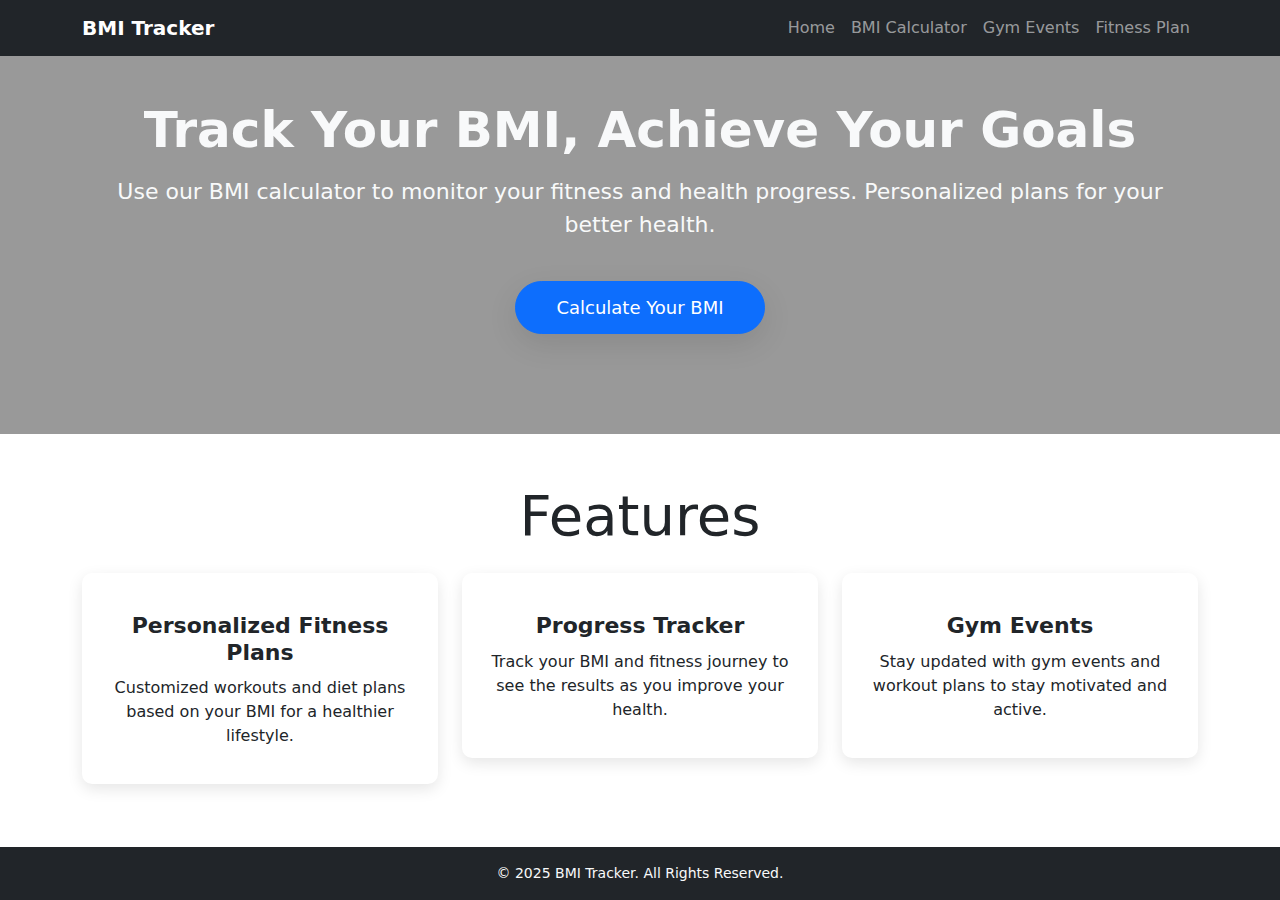
<file: index.html>
<!DOCTYPE html>
<html lang="en">
<head>
    <meta charset="UTF-8">
    <meta name="viewport" content="width=device-width, initial-scale=1.0">
    <title>Home | BMI Tracker</title>
    <link rel="stylesheet" href="style.css">
    <link href="https://fonts.googleapis.com/css2?family=Poppins:wght@300;400;600&display=swap" rel="stylesheet">
    <link rel="stylesheet" href="https://cdn.jsdelivr.net/npm/bootstrap@5.3.0/dist/css/bootstrap.min.css">
</head>
<body>

    <!-- Navbar -->
    <nav class="navbar navbar-expand-lg navbar-dark bg-dark fixed-top">
        <div class="container">
            <a class="navbar-brand" href="index.html">BMI Tracker</a>
            <button class="navbar-toggler" type="button" data-bs-toggle="collapse" data-bs-target="#navbarNav">
                <span class="navbar-toggler-icon"></span>
            </button>
            <div class="collapse navbar-collapse" id="navbarNav">
                <ul class="navbar-nav ms-auto">
                    <li class="nav-item"><a class="nav-link" href="index.html">Home</a></li>
                    <li class="nav-item"><a class="nav-link" href="bmi.html">BMI Calculator</a></li>
                    <li class="nav-item"><a class="nav-link" href="gym.html">Gym Events</a></li>
                    <li class="nav-item"><a class="nav-link" href="fitness.html">Fitness Plan</a></li>
                </ul>
            </div>
        </div>
    </nav>

    <!-- Hero Section -->
    <section id="hero" class="hero">
        <div class="container text-center text-light">
            <h1 class="display-3 animate-fade-in">Track Your BMI, Achieve Your Goals</h1>
            <p class="lead animate-slide-up">Use our BMI calculator to monitor your fitness and health progress. Personalized plans for your better health.</p>
            <a href="bmi.html" class="btn btn-primary btn-lg mt-4 animate-fade-in">Calculate Your BMI</a>
        </div>
    </section>

    <!-- Features Section -->
    <section id="features" class="features py-5">
        <div class="container text-center">
            <h2 class="display-4">Features</h2>
            <div class="row mt-4">
                <div class="col-md-4">
                    <div class="feature-box">
                        <i class="bi bi-person-circle"></i>
                        <h4>Personalized Fitness Plans</h4>
                        <p>Customized workouts and diet plans based on your BMI for a healthier lifestyle.</p>
                    </div>
                </div>
                <div class="col-md-4">
                    <div class="feature-box">
                        <i class="bi bi-graph-up-arrow"></i>
                        <h4>Progress Tracker</h4>
                        <p>Track your BMI and fitness journey to see the results as you improve your health.</p>
                    </div>
                </div>
                <div class="col-md-4">
                    <div class="feature-box">
                        <i class="bi bi-calendar-check"></i>
                        <h4>Gym Events</h4>
                        <p>Stay updated with gym events and workout plans to stay motivated and active.</p>
                    </div>
                </div>
            </div>
        </div>
    </section>

    <!-- Footer -->
    <footer class="bg-dark text-center text-light py-3">
        <p>&copy; 2025 BMI Tracker. All Rights Reserved.</p>
    </footer>

    <script src="https://cdn.jsdelivr.net/npm/bootstrap@5.3.0/dist/js/bootstrap.bundle.min.js"></script>
    <script src="script.js"></script>
</body>
</html>
</file>
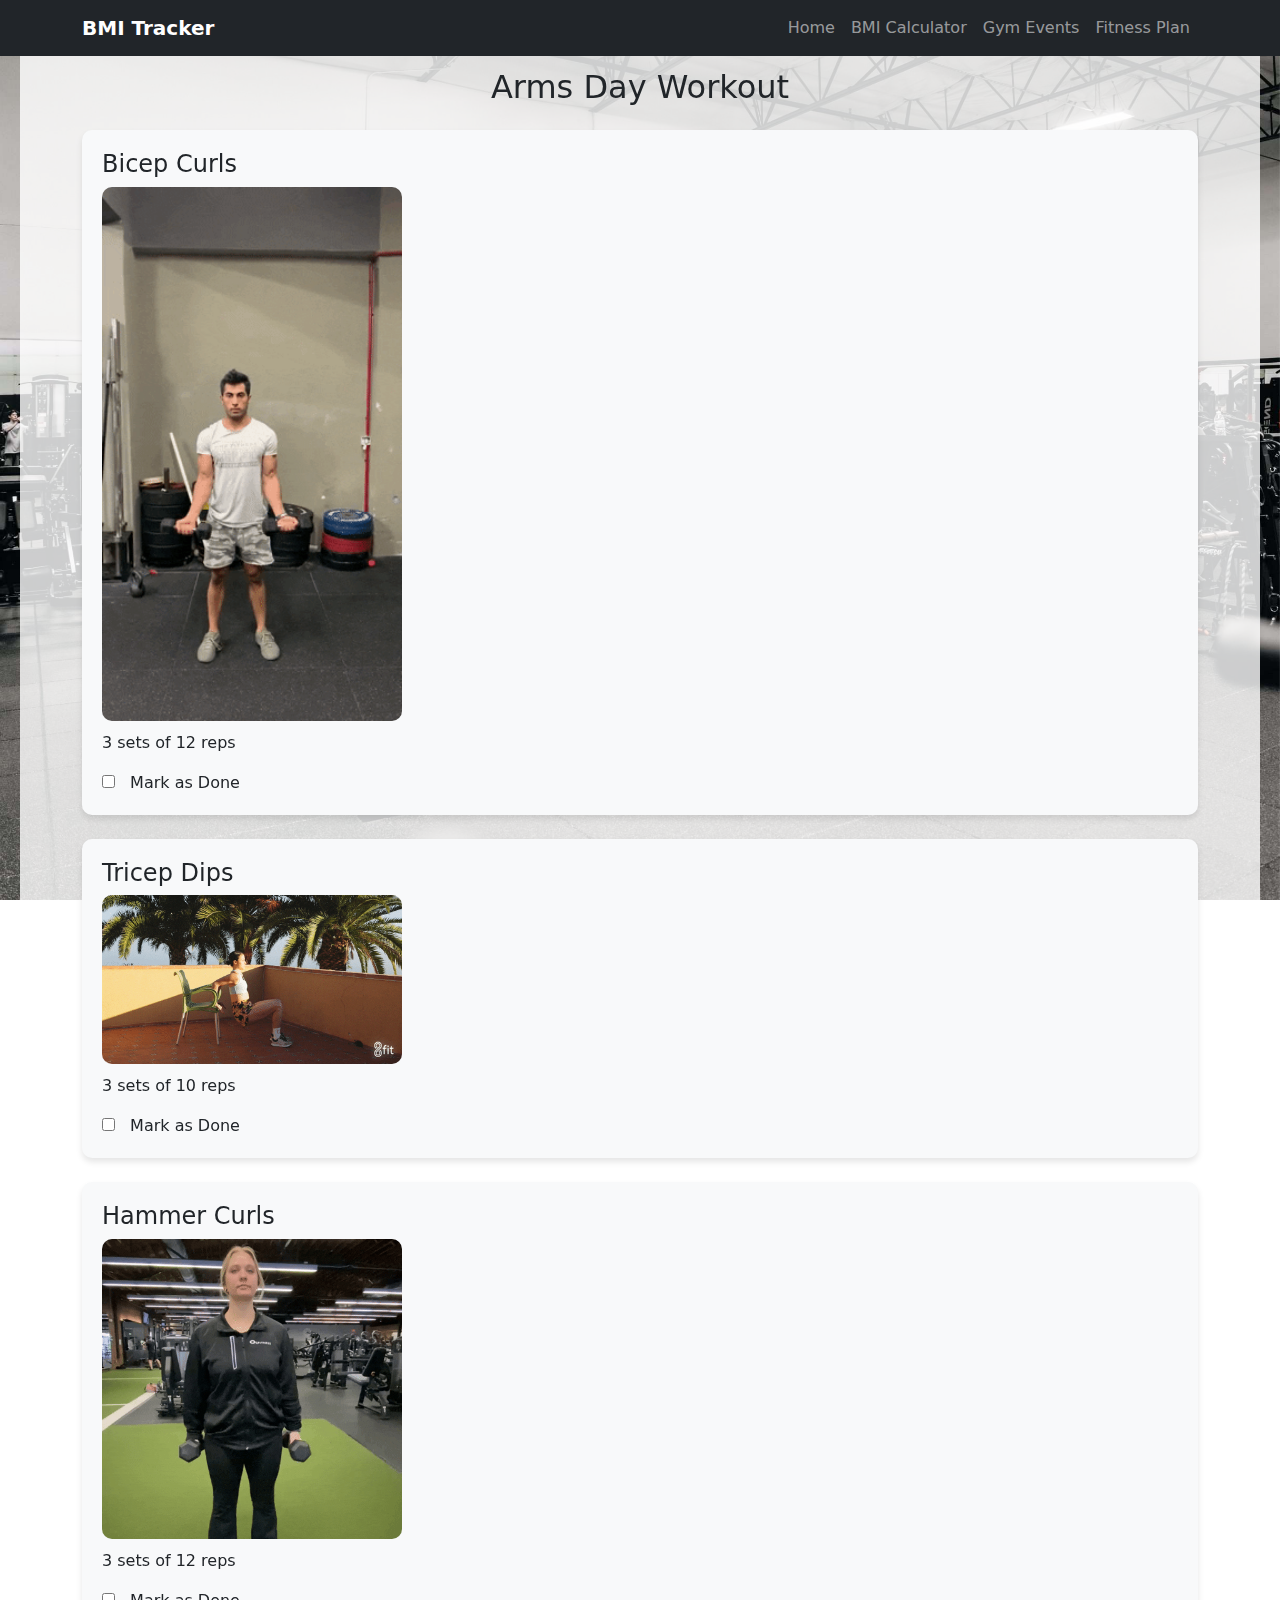
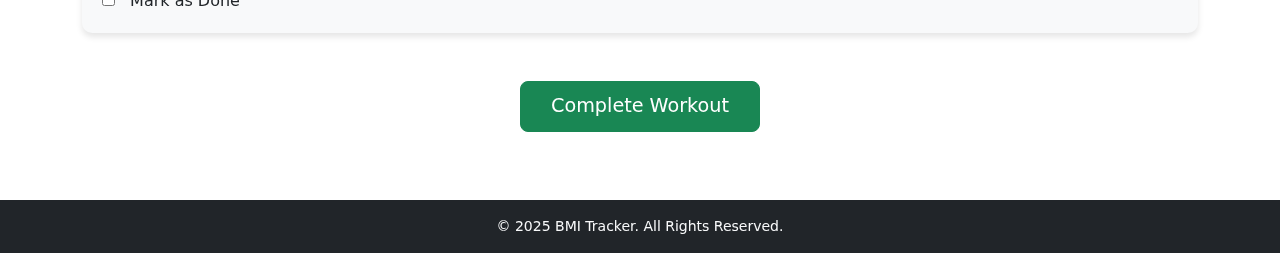
<file: arms-day.html>
<!DOCTYPE html>
<html lang="en">
<head>
    <meta charset="UTF-8">
    <meta name="viewport" content="width=device-width, initial-scale=1.0">
    <title>Arms Day Workout | BMI Tracker</title>
    <link rel="stylesheet" href="style.css">
    <link rel="stylesheet" href="https://cdn.jsdelivr.net/npm/bootstrap@5.3.0/dist/css/bootstrap.min.css">
</head>
<body>

    <!-- Parallax Background -->
    <div class="parallax-bg"></div>

    <!-- Navbar -->
    <nav class="navbar navbar-expand-lg navbar-dark bg-dark fixed-top">
        <div class="container">
            <a class="navbar-brand" href="index.html">BMI Tracker</a>
            <button class="navbar-toggler" type="button" data-bs-toggle="collapse" data-bs-target="#navbarNav">
                <span class="navbar-toggler-icon"></span>
            </button>
            <div class="collapse navbar-collapse" id="navbarNav">
                <ul class="navbar-nav ms-auto">
                    <li class="nav-item"><a class="nav-link" href="index.html">Home</a></li>
                    <li class="nav-item"><a class="nav-link" href="bmi.html">BMI Calculator</a></li>
                    <li class="nav-item"><a class="nav-link" href="gym.html">Gym Events</a></li>
                    <li class="nav-item"><a class="nav-link" href="fitness.html">Fitness Plan</a></li>
                </ul>
            </div>
        </div>
    </nav>

    <!-- Workout Details Section -->
    <section class="workout-details py-5">
        <div class="container">
            <h2 class="text-center mb-4">Arms Day Workout</h2>
            <div class="workout-list">
                <!-- Workout 1 -->
                <div class="workout-item mb-4">
                    <h4>Bicep Curls</h4>
                    <img src="bicep-curls.gif" alt="Bicep Curls GIF" class="workout-gif">
                    <p>3 sets of 12 reps</p>
                    <label>
                        <input type="checkbox" class="workout-checkbox"> Mark as Done
                    </label>
                </div>
                <!-- Workout 2 -->
                <div class="workout-item mb-4">
                    <h4>Tricep Dips</h4>
                    <img src="tricep-dips.gif" alt="Tricep Dips GIF" class="workout-gif">
                    <p>3 sets of 10 reps</p>
                    <label>
                        <input type="checkbox" class="workout-checkbox"> Mark as Done
                    </label>
                </div>
                <!-- Workout 3 -->
                <div class="workout-item mb-4">
                    <h4>Hammer Curls</h4>
                    <img src="hammer-curls.gif" alt="Hammer Curls GIF" class="workout-gif">
                    <p>3 sets of 12 reps</p>
                    <label>
                        <input type="checkbox" class="workout-checkbox"> Mark as Done
                    </label>
                </div>
            </div>

            <!-- Complete Workout Button -->
            <div class="text-center mt-5">
                <button id="completeWorkout" class="btn btn-success btn-lg">Complete Workout</button>
            </div>
        </div>
    </section>

    <!-- Footer -->
    <footer class="bg-dark text-center text-light py-3">
        <p>&copy; 2025 BMI Tracker. All Rights Reserved.</p>
    </footer>

    <script src="https://cdn.jsdelivr.net/npm/bootstrap@5.3.0/dist/js/bootstrap.bundle.min.js"></script>
    <script>
        // JavaScript to handle the "Complete Workout" button
        document.getElementById('completeWorkout').addEventListener('click', () => {
            const checkboxes = document.querySelectorAll('.workout-checkbox');
            let allChecked = true;
            checkboxes.forEach(checkbox => {
                if (!checkbox.checked) {
                    allChecked = false;
                }
            });

            if (allChecked) {
                alert('Great job! Workout completed.');
                window.location.href = 'gym.html'; // Redirect to gym.html
            } else {
                alert('Please complete all workouts before marking as done.');
            }
        });

        // Parallax Effect
        const parallaxBg = document.querySelector('.parallax-bg');
        window.addEventListener('scroll', () => {
            const scrollY = window.scrollY;
            parallaxBg.style.transform = `translateY(${scrollY * 0.5}px)`; // Adjust the multiplier for speed
        });
    </script>
</body>
</html>
</file>
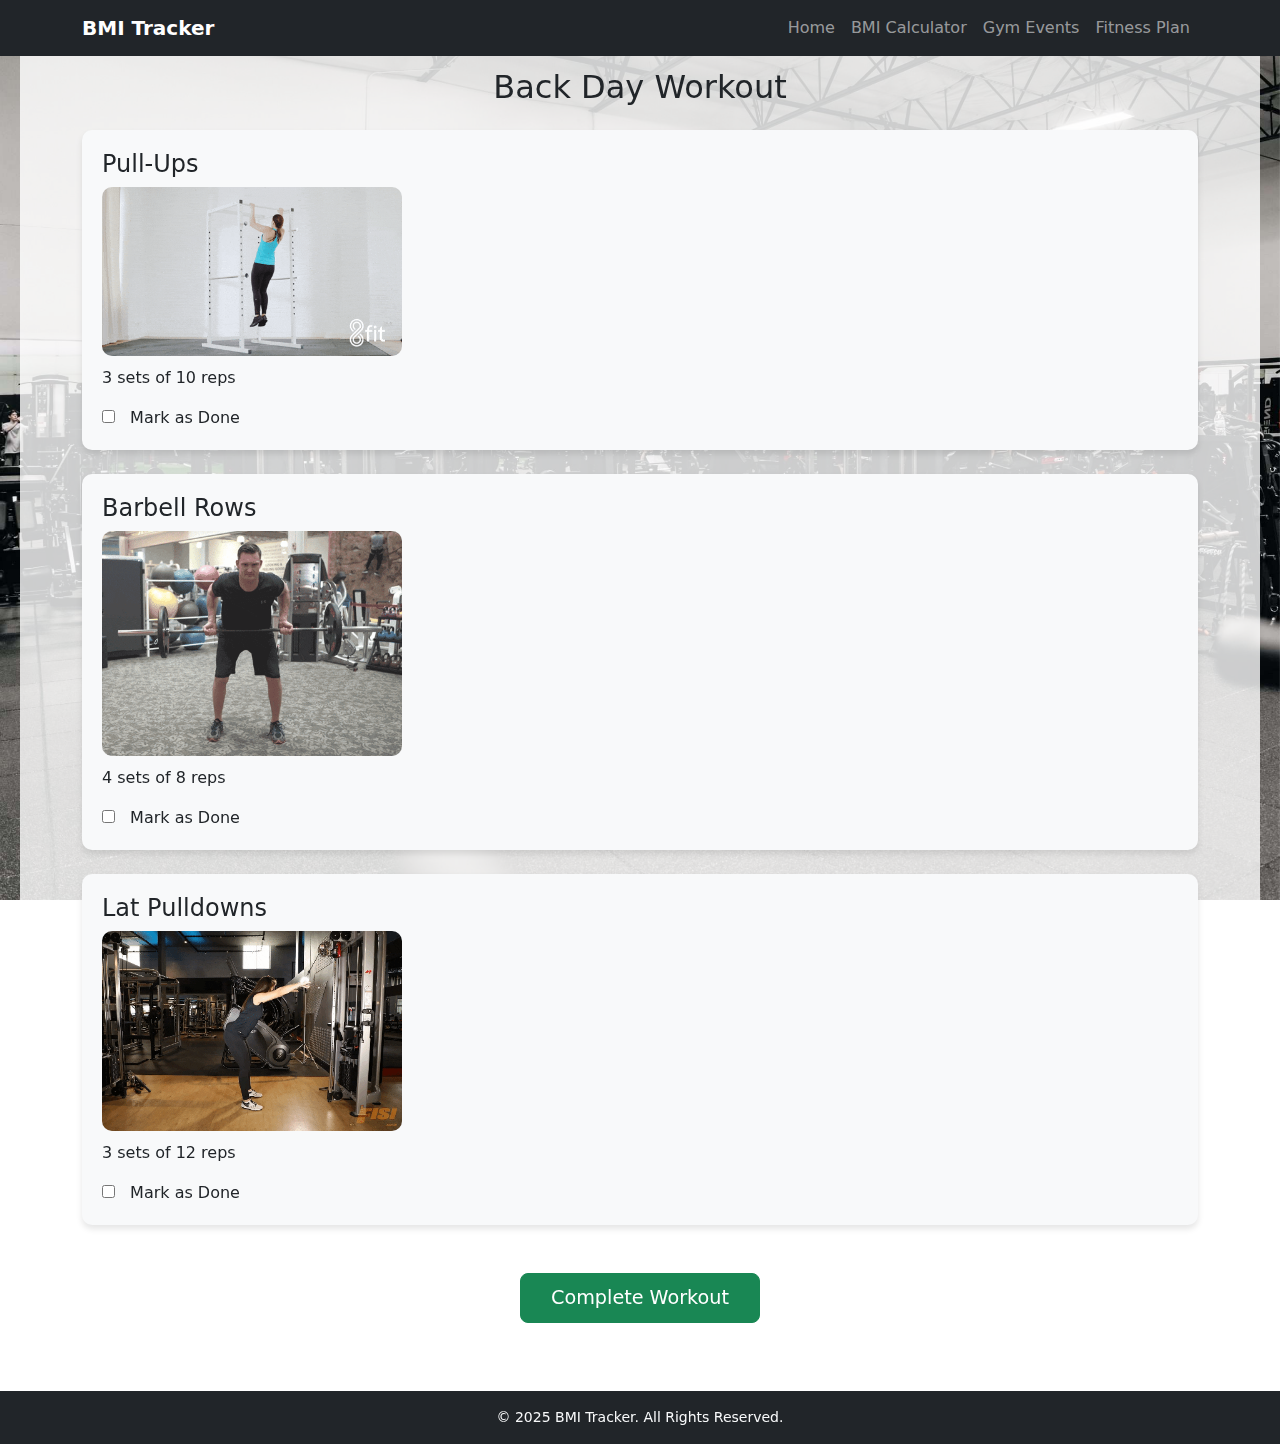
<file: back-day.html>
<!DOCTYPE html>
<html lang="en">
<head>
    <meta charset="UTF-8">
    <meta name="viewport" content="width=device-width, initial-scale=1.0">
    <title>Back Day Workout | BMI Tracker</title>
    <link rel="stylesheet" href="style.css">
    <link rel="stylesheet" href="https://cdn.jsdelivr.net/npm/bootstrap@5.3.0/dist/css/bootstrap.min.css">
</head>
<body>

    <!-- Parallax Background -->
    <div class="parallax-bg"></div>

    <!-- Navbar -->
    <nav class="navbar navbar-expand-lg navbar-dark bg-dark fixed-top">
        <div class="container">
            <a class="navbar-brand" href="index.html">BMI Tracker</a>
            <button class="navbar-toggler" type="button" data-bs-toggle="collapse" data-bs-target="#navbarNav">
                <span class="navbar-toggler-icon"></span>
            </button>
            <div class="collapse navbar-collapse" id="navbarNav">
                <ul class="navbar-nav ms-auto">
                    <li class="nav-item"><a class="nav-link" href="index.html">Home</a></li>
                    <li class="nav-item"><a class="nav-link" href="bmi.html">BMI Calculator</a></li>
                    <li class="nav-item"><a class="nav-link" href="gym.html">Gym Events</a></li>
                    <li class="nav-item"><a class="nav-link" href="fitness.html">Fitness Plan</a></li>
                </ul>
            </div>
        </div>
    </nav>

    <!-- Workout Details Section -->
    <section class="workout-details py-5">
        <div class="container">
            <h2 class="text-center mb-4">Back Day Workout</h2>
            <div class="workout-list">
                <!-- Workout 1 -->
                <div class="workout-item mb-4">
                    <h4>Pull-Ups</h4>
                    <img src="pull-ups.gif" alt="Pull-Ups GIF" class="workout-gif">
                    <p>3 sets of 10 reps</p>
                    <label>
                        <input type="checkbox" class="workout-checkbox"> Mark as Done
                    </label>
                </div>
                <!-- Workout 2 -->
                <div class="workout-item mb-4">
                    <h4>Barbell Rows</h4>
                    <img src="barbell-rows.gif" alt="Barbell Rows GIF" class="workout-gif">
                    <p>4 sets of 8 reps</p>
                    <label>
                        <input type="checkbox" class="workout-checkbox"> Mark as Done
                    </label>
                </div>
                <!-- Workout 3 -->
                <div class="workout-item mb-4">
                    <h4>Lat Pulldowns</h4>
                    <img src="lat-pulldowns.gif" alt="Lat Pulldowns GIF" class="workout-gif">
                    <p>3 sets of 12 reps</p>
                    <label>
                        <input type="checkbox" class="workout-checkbox"> Mark as Done
                    </label>
                </div>
            </div>

            <!-- Complete Workout Button -->
            <div class="text-center mt-5">
                <button id="completeWorkout" class="btn btn-success btn-lg">Complete Workout</button>
            </div>
        </div>
    </section>

    <!-- Footer -->
    <footer class="bg-dark text-center text-light py-3">
        <p>&copy; 2025 BMI Tracker. All Rights Reserved.</p>
    </footer>

    <script src="https://cdn.jsdelivr.net/npm/bootstrap@5.3.0/dist/js/bootstrap.bundle.min.js"></script>
    <script>
        // JavaScript to handle the "Complete Workout" button
        document.getElementById('completeWorkout').addEventListener('click', () => {
            const checkboxes = document.querySelectorAll('.workout-checkbox');
            let allChecked = true;
            checkboxes.forEach(checkbox => {
                if (!checkbox.checked) {
                    allChecked = false;
                }
            });

            if (allChecked) {
                alert('Great job! Workout completed.');
                window.location.href = 'gym.html'; // Redirect to gym.html
            } else {
                alert('Please complete all workouts before marking as done.');
            }
        });

        // Parallax Effect
        const parallaxBg = document.querySelector('.parallax-bg');
        window.addEventListener('scroll', () => {
            const scrollY = window.scrollY;
            parallaxBg.style.transform = `translateY(${scrollY * 0.5}px)`; // Adjust the multiplier for speed
        });
    </script>
</body>
</html>
</file>
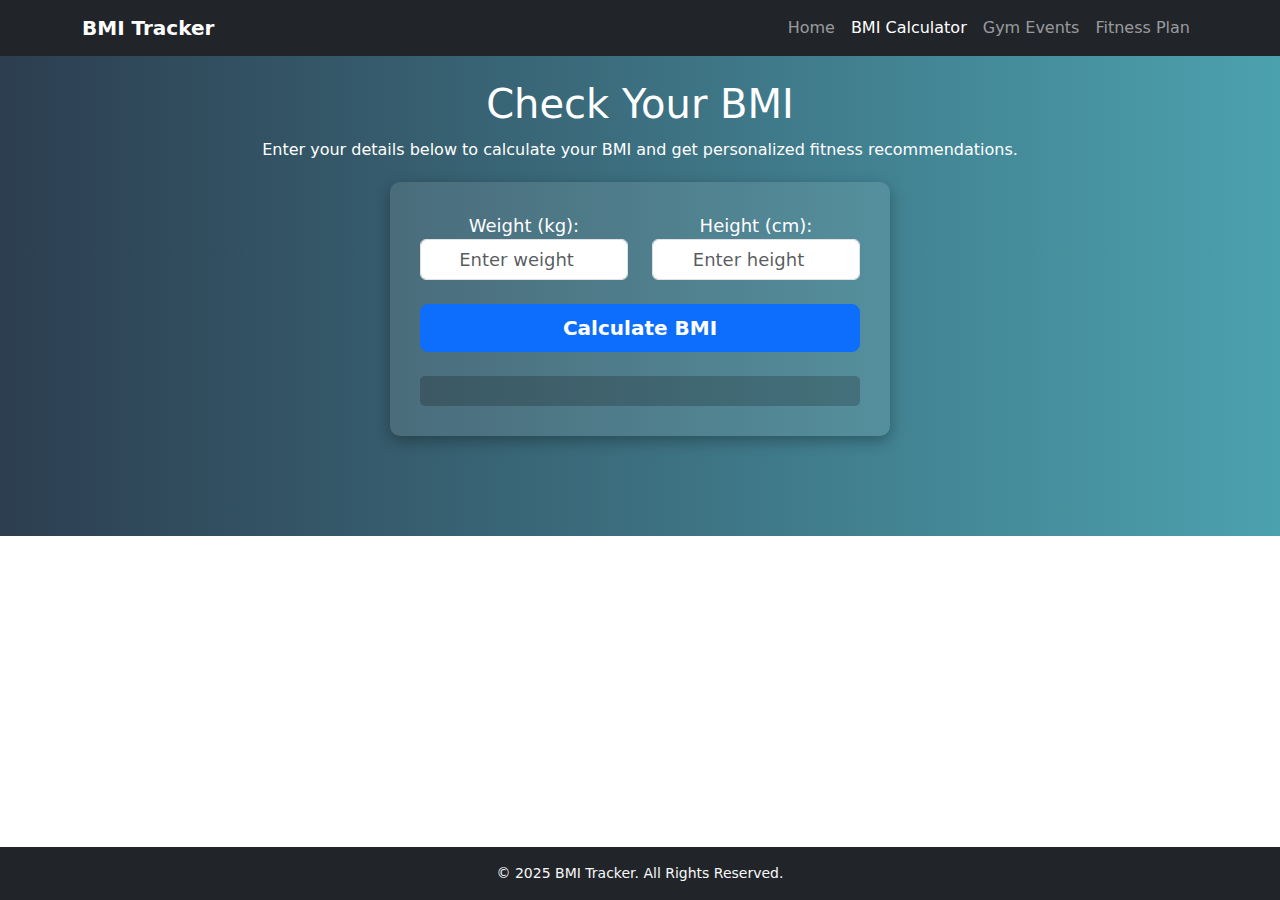
<file: bmi.html>
<!DOCTYPE html>
<html lang="en">
<head>
    <meta charset="UTF-8">
    <meta name="viewport" content="width=device-width, initial-scale=1.0">
    <title>BMI Calculator | Fitness Tracker</title>
    <link rel="stylesheet" href="style.css">
    <link rel="stylesheet" href="https://cdn.jsdelivr.net/npm/bootstrap@5.3.0/dist/css/bootstrap.min.css">
</head>
<body>

    <!-- Navbar -->
    <nav class="navbar navbar-expand-lg navbar-dark bg-dark fixed-top">
        <div class="container">
            <a class="navbar-brand" href="index.html">BMI Tracker</a>
            <button class="navbar-toggler" type="button" data-bs-toggle="collapse" data-bs-target="#navbarNav">
                <span class="navbar-toggler-icon"></span>
            </button>
            <div class="collapse navbar-collapse" id="navbarNav">
                <ul class="navbar-nav ms-auto">
                    <li class="nav-item"><a class="nav-link" href="index.html">Home</a></li>
                    <li class="nav-item"><a class="nav-link active" href="bmi.html">BMI Calculator</a></li>
                    <li class="nav-item"><a class="nav-link" href="gym.html">Gym Events</a></li>
                    <li class="nav-item"><a class="nav-link" href="fitness.html">Fitness Plan</a></li>
                </ul>
            </div>
        </div>
    </nav>

    <!-- BMI Calculator Section -->
    <section class="bmi-calculator">
        <div class="container text-center">
            <h2 class="animate-fade-in">Check Your BMI</h2>
            <p class="animate-slide-up">Enter your details below to calculate your BMI and get personalized fitness recommendations.</p>
            
            <div class="bmi-box">
                <div class="row">
                    <div class="col-md-6">
                        <label for="weight">Weight (kg):</label>
                        <input type="number" id="weight" class="form-control" placeholder="Enter weight">
                    </div>
                    <div class="col-md-6">
                        <label for="height">Height (cm):</label>
                        <input type="number" id="height" class="form-control" placeholder="Enter height">
                    </div>
                </div>

                <button class="btn btn-primary btn-lg mt-4" onclick="calculateBMI()">Calculate BMI</button>

                <div id="bmi-result" class="bmi-result mt-4"></div>

                <div id="fitness-advice" class="fitness-advice mt-3"></div>
            </div>
        </div>
    </section>

    <!-- Footer -->
    <footer class="bg-dark text-center text-light py-3">
        <p>&copy; 2025 BMI Tracker. All Rights Reserved.</p>
    </footer>

    <script src="https://cdn.jsdelivr.net/npm/bootstrap@5.3.0/dist/js/bootstrap.bundle.min.js"></script>
    <script src="script.js"></script>
</body>
</html>
</file>
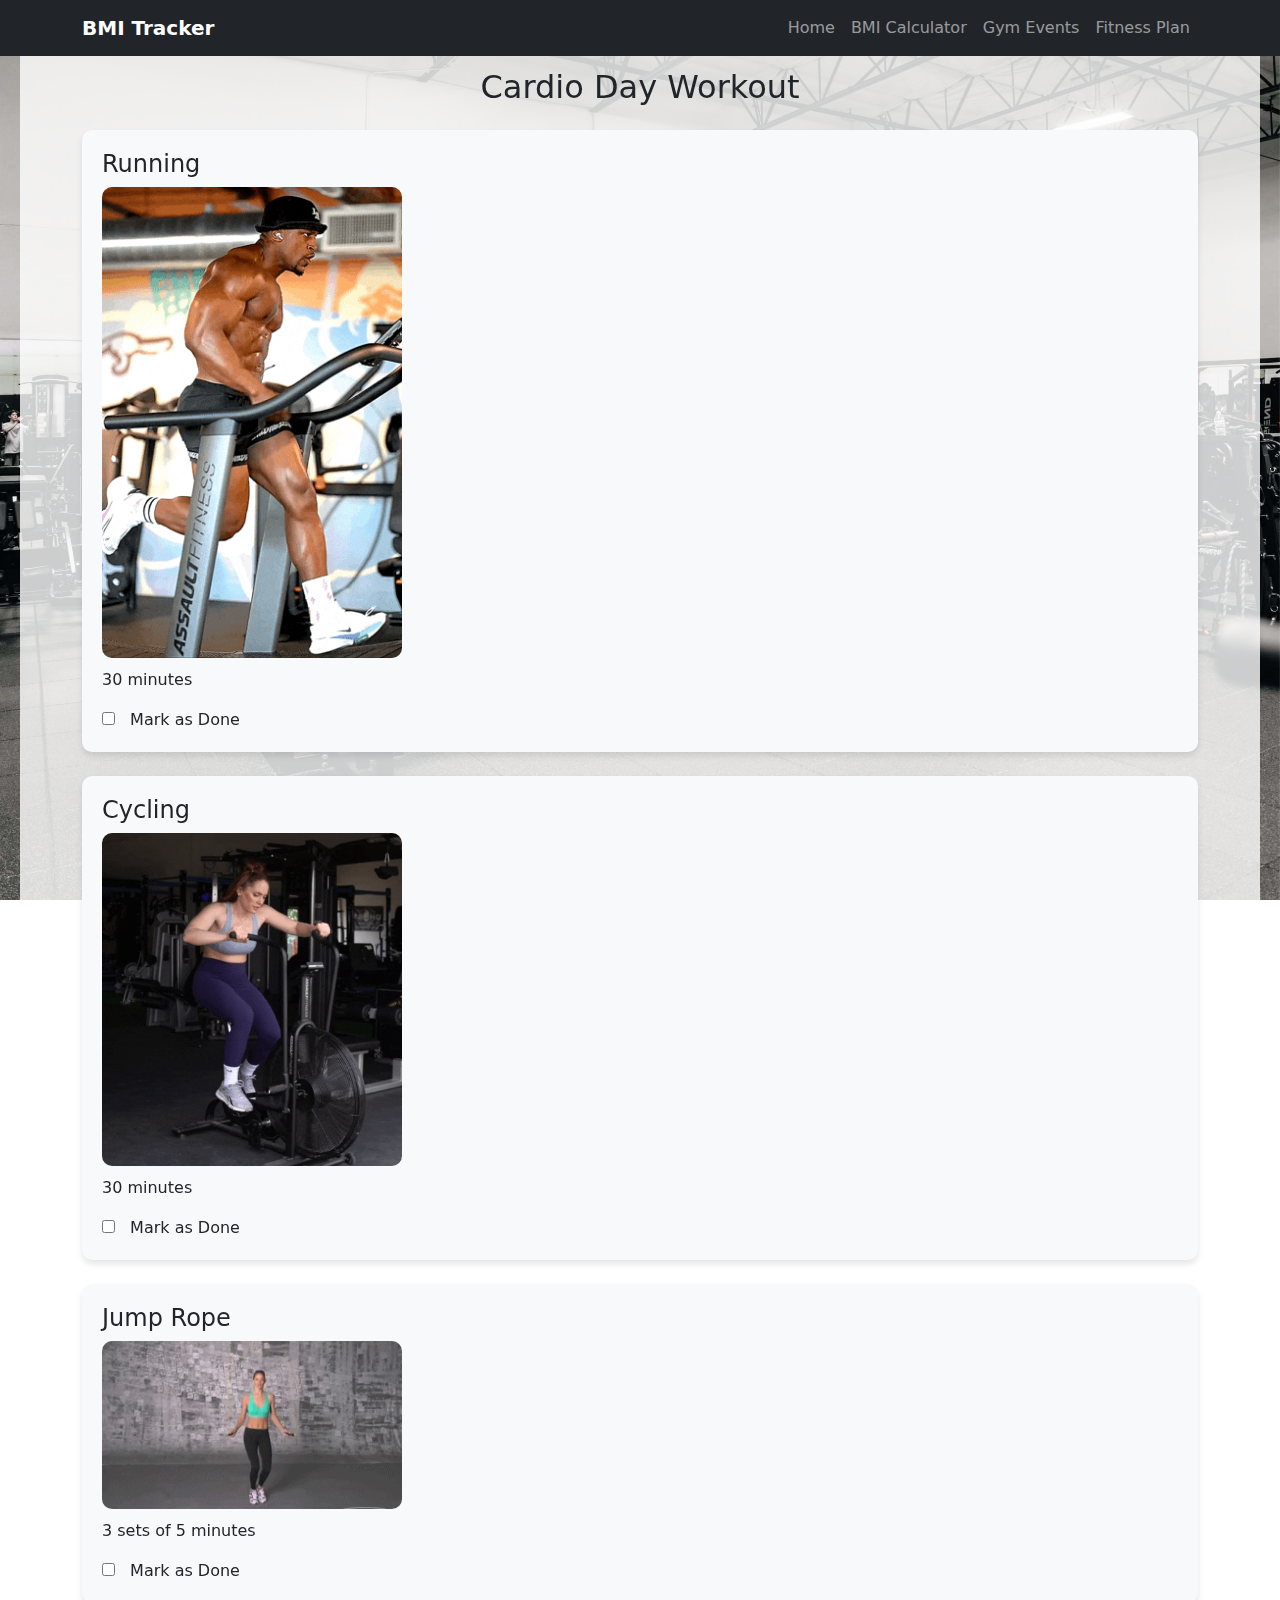
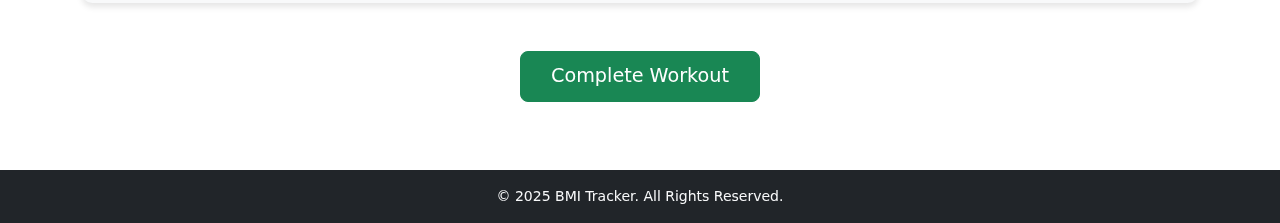
<file: cardio-day.html>
<!DOCTYPE html>
<html lang="en">
<head>
    <meta charset="UTF-8">
    <meta name="viewport" content="width=device-width, initial-scale=1.0">
    <title>Cardio Day Workout | BMI Tracker</title>
    <link rel="stylesheet" href="style.css">
    <link rel="stylesheet" href="https://cdn.jsdelivr.net/npm/bootstrap@5.3.0/dist/css/bootstrap.min.css">
</head>
<body>

    <!-- Parallax Background -->
    <div class="parallax-bg"></div>

    <!-- Navbar -->
    <nav class="navbar navbar-expand-lg navbar-dark bg-dark fixed-top">
        <div class="container">
            <a class="navbar-brand" href="index.html">BMI Tracker</a>
            <button class="navbar-toggler" type="button" data-bs-toggle="collapse" data-bs-target="#navbarNav">
                <span class="navbar-toggler-icon"></span>
            </button>
            <div class="collapse navbar-collapse" id="navbarNav">
                <ul class="navbar-nav ms-auto">
                    <li class="nav-item"><a class="nav-link" href="index.html">Home</a></li>
                    <li class="nav-item"><a class="nav-link" href="bmi.html">BMI Calculator</a></li>
                    <li class="nav-item"><a class="nav-link" href="gym.html">Gym Events</a></li>
                    <li class="nav-item"><a class="nav-link" href="fitness.html">Fitness Plan</a></li>
                </ul>
            </div>
        </div>
    </nav>

    <!-- Workout Details Section -->
    <section class="workout-details py-5">
        <div class="container">
            <h2 class="text-center mb-4">Cardio Day Workout</h2>
            <div class="workout-list">
                <!-- Workout 1 -->
                <div class="workout-item mb-4">
                    <h4>Running</h4>
                    <img src="running.gif" alt="Running GIF" class="workout-gif">
                    <p>30 minutes</p>
                    <label>
                        <input type="checkbox" class="workout-checkbox"> Mark as Done
                    </label>
                </div>
                <!-- Workout 2 -->
                <div class="workout-item mb-4">
                    <h4>Cycling</h4>
                    <img src="cycling.gif" alt="Cycling GIF" class="workout-gif">
                    <p>30 minutes</p>
                    <label>
                        <input type="checkbox" class="workout-checkbox"> Mark as Done
                    </label>
                </div>
                <!-- Workout 3 -->
                <div class="workout-item mb-4">
                    <h4>Jump Rope</h4>
                    <img src="jump-rope.gif" alt="Jump Rope GIF" class="workout-gif">
                    <p>3 sets of 5 minutes</p>
                    <label>
                        <input type="checkbox" class="workout-checkbox"> Mark as Done
                    </label>
                </div>
            </div>

            <!-- Complete Workout Button -->
            <div class="text-center mt-5">
                <button id="completeWorkout" class="btn btn-success btn-lg">Complete Workout</button>
            </div>
        </div>
    </section>

    <!-- Footer -->
    <footer class="bg-dark text-center text-light py-3">
        <p>&copy; 2025 BMI Tracker. All Rights Reserved.</p>
    </footer>

    <script src="https://cdn.jsdelivr.net/npm/bootstrap@5.3.0/dist/js/bootstrap.bundle.min.js"></script>
    <script>
        // JavaScript to handle the "Complete Workout" button
        document.getElementById('completeWorkout').addEventListener('click', () => {
            const checkboxes = document.querySelectorAll('.workout-checkbox');
            let allChecked = true;
            checkboxes.forEach(checkbox => {
                if (!checkbox.checked) {
                    allChecked = false;
                }
            });

            if (allChecked) {
                alert('Great job! Workout completed.');
                window.location.href = 'gym.html'; // Redirect to gym.html
            } else {
                alert('Please complete all workouts before marking as done.');
            }
        });

        // Parallax Effect
        const parallaxBg = document.querySelector('.parallax-bg');
        window.addEventListener('scroll', () => {
            const scrollY = window.scrollY;
            parallaxBg.style.transform = `translateY(${scrollY * 0.5}px)`; // Adjust the multiplier for speed
        });
    </script>
</body>
</html>
</file>
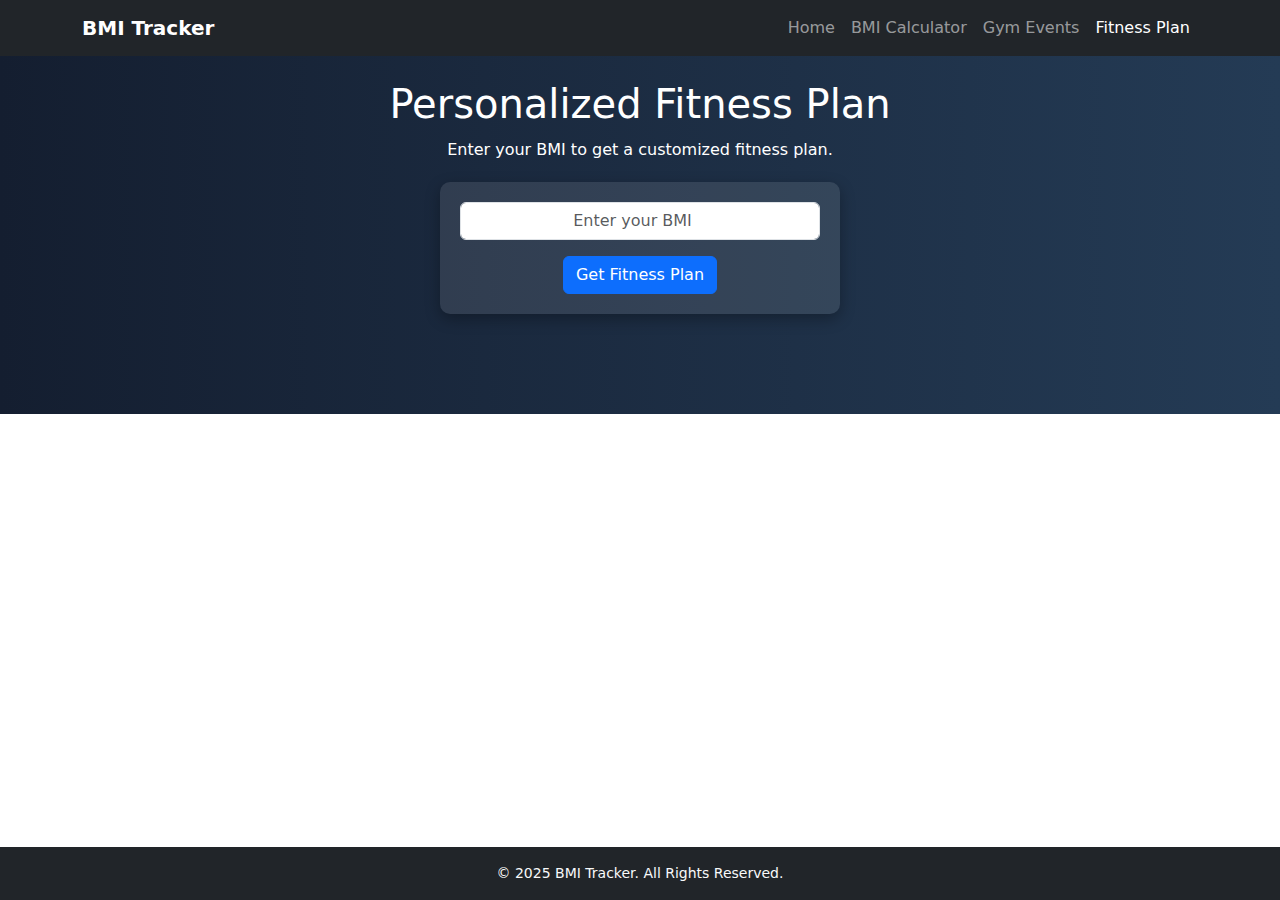
<file: fitness.html>
<!DOCTYPE html>
<html lang="en">
<head>
    <meta charset="UTF-8">
    <meta name="viewport" content="width=device-width, initial-scale=1.0">
    <title>Fitness Plan | BMI Tracker</title>
    <link rel="stylesheet" href="style.css">
    <link rel="stylesheet" href="https://cdn.jsdelivr.net/npm/bootstrap@5.3.0/dist/css/bootstrap.min.css">
</head>
<body>

    <!-- Navbar -->
    <nav class="navbar navbar-expand-lg navbar-dark bg-dark fixed-top">
        <div class="container">
            <a class="navbar-brand" href="index.html">BMI Tracker</a>
            <button class="navbar-toggler" type="button" data-bs-toggle="collapse" data-bs-target="#navbarNav">
                <span class="navbar-toggler-icon"></span>
            </button>
            <div class="collapse navbar-collapse" id="navbarNav">
                <ul class="navbar-nav ms-auto">
                    <li class="nav-item"><a class="nav-link" href="index.html">Home</a></li>
                    <li class="nav-item"><a class="nav-link" href="bmi.html">BMI Calculator</a></li>
                    <li class="nav-item"><a class="nav-link" href="gym.html">Gym Events</a></li>
                    <li class="nav-item"><a class="nav-link active" href="fitness.html">Fitness Plan</a></li>
                </ul>
            </div>
        </div>
    </nav>

    <!-- Fitness Plan Section -->
    <section class="fitness-plan">
        <div class="container text-center">
            <h2 class="animate-fade-in">Personalized Fitness Plan</h2>
            <p class="animate-slide-up">Enter your BMI to get a customized fitness plan.</p>

            <div class="bmi-input-box">
                <input type="number" id="bmi-value" class="form-control bmi-input" placeholder="Enter your BMI">
                <button class="btn btn-primary mt-3" onclick="generateFitnessPlan()">Get Fitness Plan</button>
            </div>

            <div id="plan-result" class="plan-result mt-4"></div>
        </div>
    </section>

    <!-- Footer -->
    <footer class="bg-dark text-center text-light py-3">
        <p>&copy; 2025 BMI Tracker. All Rights Reserved.</p>
    </footer>

    <script src="https://cdn.jsdelivr.net/npm/bootstrap@5.3.0/dist/js/bootstrap.bundle.min.js"></script>
    <script src="script.js"></script>
</body>
</html>
</file>
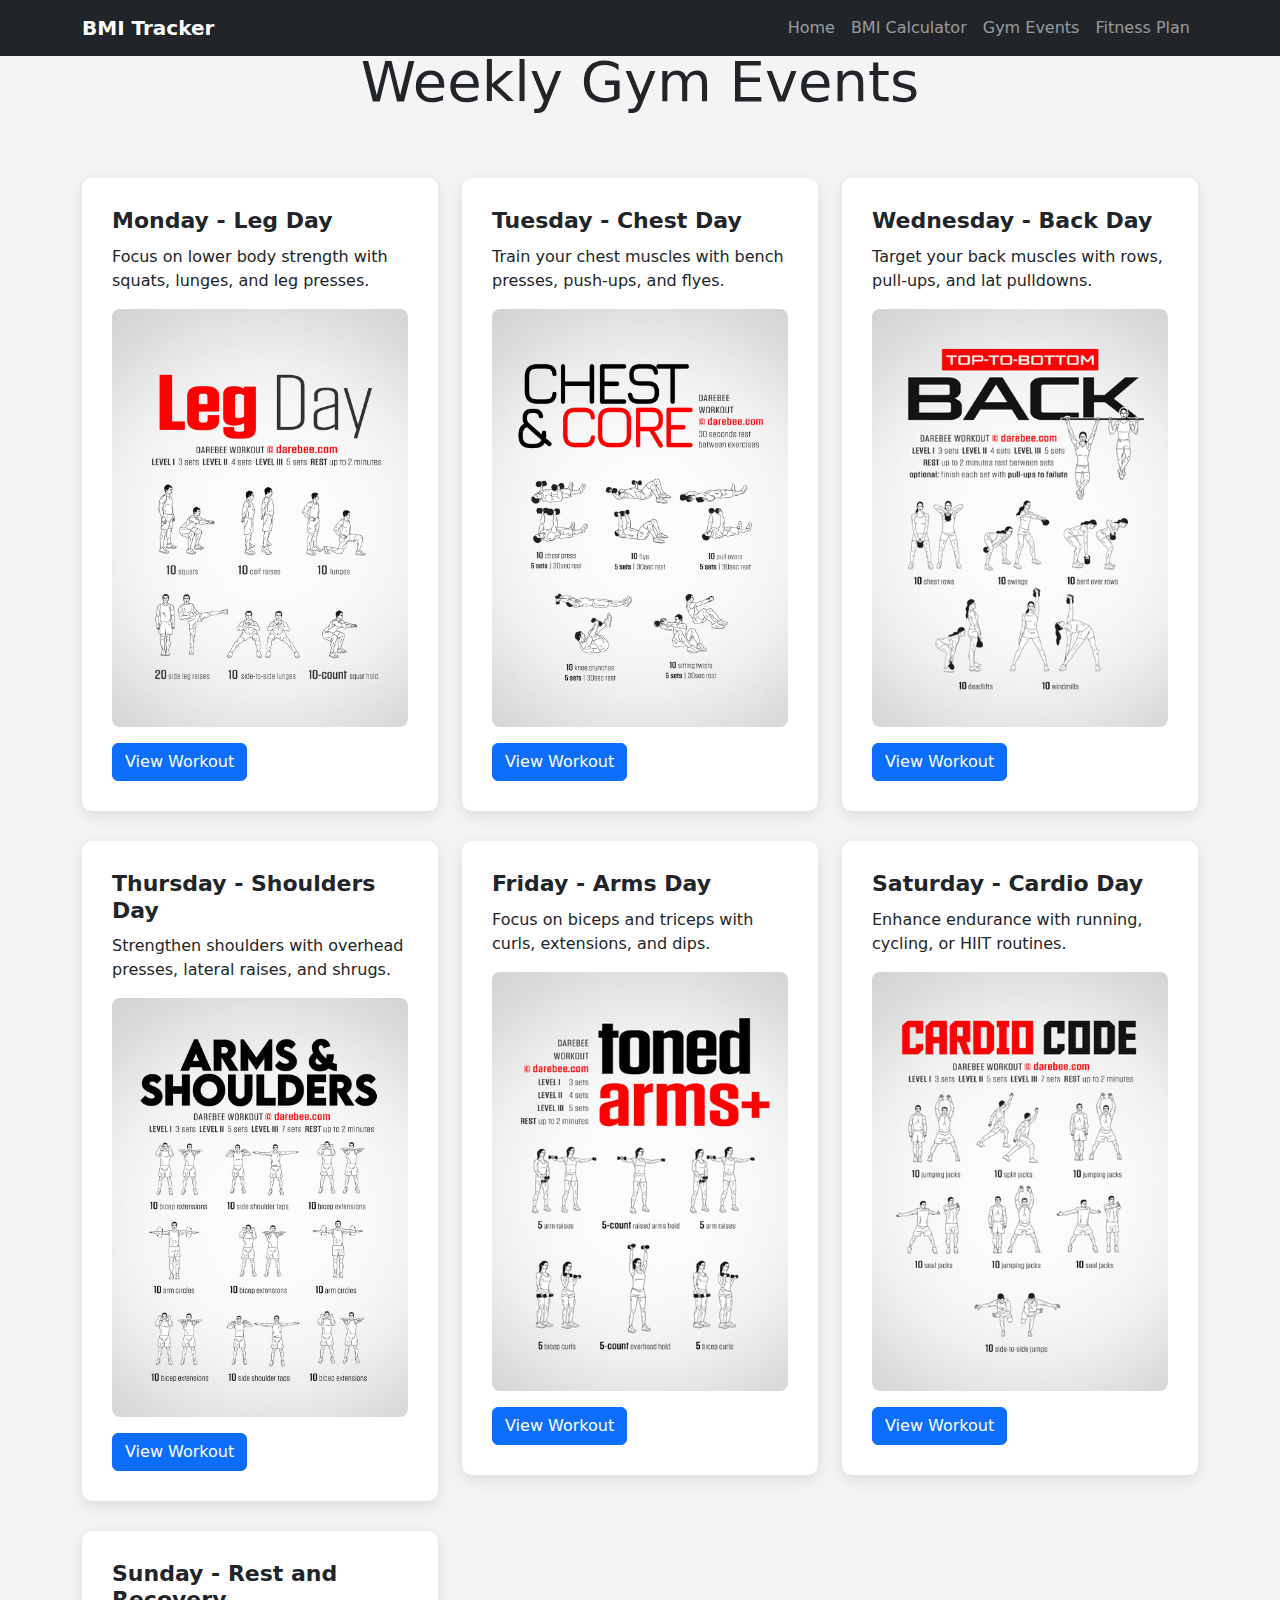
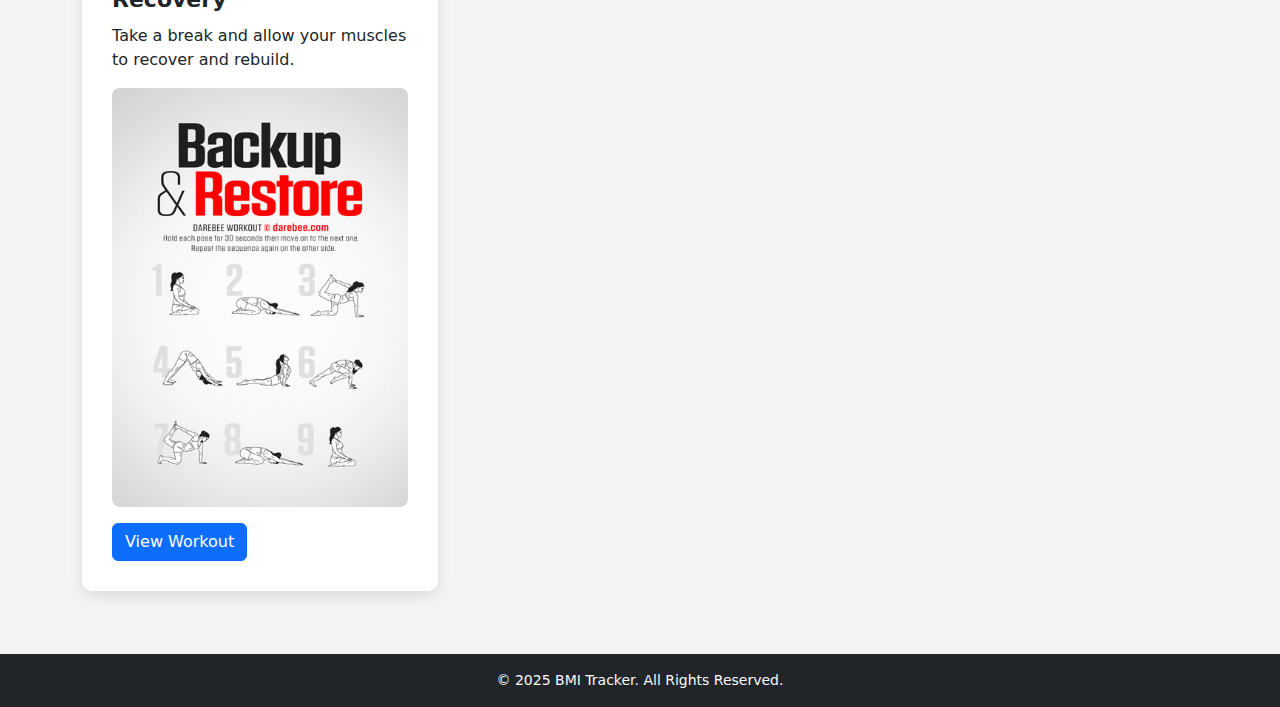
<file: gym.html>
<!DOCTYPE html>
<html lang="en">
<head>
    <meta charset="UTF-8">
    <meta name="viewport" content="width=device-width, initial-scale=1.0">
    <title>Gym Events | BMI Tracker</title>
    <link rel="stylesheet" href="style.css">
    <link href="https://fonts.googleapis.com/css2?family=Poppins:wght@300;400;600&display=swap" rel="stylesheet">
    <link rel="stylesheet" href="https://cdn.jsdelivr.net/npm/bootstrap@5.3.0/dist/css/bootstrap.min.css">
</head>
<body>

    <!-- Navbar -->
    <nav class="navbar navbar-expand-lg navbar-dark bg-dark fixed-top">
        <div class="container">
            <a class="navbar-brand" href="index.html">BMI Tracker</a>
            <button class="navbar-toggler" type="button" data-bs-toggle="collapse" data-bs-target="#navbarNav">
                <span class="navbar-toggler-icon"></span>
            </button>
            <div class="collapse navbar-collapse" id="navbarNav">
                <ul class="navbar-nav ms-auto">
                    <li class="nav-item"><a class="nav-link" href="index.html">Home</a></li>
                    <li class="nav-item"><a class="nav-link" href="bmi.html">BMI Calculator</a></li>
                    <li class="nav-item"><a class="nav-link" href="gym.html">Gym Events</a></li>
                    <li class="nav-item"><a class="nav-link" href="fitness.html">Fitness Plan</a></li>
                </ul>
            </div>
        </div>
    </nav>

    <!-- Gym Events Section -->
    <section id="events" class="events py-5">
        <div class="container">
            <h2 class="display-4 text-center mb-5">Weekly Gym Events</h2>
            <div class="row">
                <!-- Event 1 -->
                <div class="col-md-4">
                    <div class="event-box">
                        <h4>Monday - Leg Day</h4>
                        <p>Focus on lower body strength with squats, lunges, and leg presses.</p>
                        <img src="legday-workout.jpg" alt="Leg Day Workout">
                        <a href="leg-day.html" class="btn btn-primary mt-3">View Workout</a>
                    </div>
                </div>
                <!-- Event 2 -->
                <div class="col-md-4">
                    <div class="event-box">
                        <h4>Tuesday - Chest Day</h4>
                        <p>Train your chest muscles with bench presses, push-ups, and flyes.</p>
                        <img src="chest-and-core-workout.jpg" alt="Chest Day Workout">
                        <a href="chest-day.html" class="btn btn-primary mt-3">View Workout</a>
                    </div>
                </div>
                <!-- Event 3 -->
                <div class="col-md-4">
                    <div class="event-box">
                        <h4>Wednesday - Back Day</h4>
                        <p>Target your back muscles with rows, pull-ups, and lat pulldowns.</p>
                        <img src="top-to-bottom-back-workout-intro.jpg" alt="My Image">
                        <a href="back-day.html" class="btn btn-primary mt-3">View Workout</a>
                    </div>
                </div>
                <!-- Event 4 -->
                <div class="col-md-4">
                    <div class="event-box">
                        <h4>Thursday - Shoulders Day</h4>
                        <p>Strengthen shoulders with overhead presses, lateral raises, and shrugs.</p>
                        <img src="arms-and-shoulders-workout.jpg" alt="My Image">
                        <a href="shoulders-day.html" class="btn btn-primary mt-3">View Workout</a>
                    </div>
                </div>
                <!-- Event 5 -->
                <div class="col-md-4">
                    <div class="event-box">
                        <h4>Friday - Arms Day</h4>
                        <p>Focus on biceps and triceps with curls, extensions, and dips.</p>
                        <img src="toned-arms-plus-workout-intro.jpg" alt="My Image">
                        <a href="arms-day.html" class="btn btn-primary mt-3">View Workout</a>
                    </div>
                </div>
                <!-- Event 6 -->
                <div class="col-md-4">
                    <div class="event-box">
                        <h4>Saturday - Cardio Day</h4>
                        <p>Enhance endurance with running, cycling, or HIIT routines.</p>
                        <img src="cardio-code-workout-intro.jpg" alt="My Image">
                        <a href="cardio-day.html" class="btn btn-primary mt-3">View Workout</a>
                    </div>
                </div>
                <!-- Event 7 -->
                <div class="col-md-4">
                    <div class="event-box">
                        <h4>Sunday - Rest and Recovery</h4>
                        <p>Take a break and allow your muscles to recover and rebuild.</p>
                        <img src="backup-and-restore-workout-intro.jpg" alt="My Image">
                        <a href="Rest-day.html" class="btn btn-primary mt-3">View Workout</a>
                    </div>
                </div>
            </div>
        </div>
    </section>

    <!-- Footer -->
    <footer class="bg-dark text-center text-light py-3">
        <p>&copy; 2025 BMI Tracker. All Rights Reserved.</p>
    </footer>

    <script src="https://cdn.jsdelivr.net/npm/bootstrap@5.3.0/dist/js/bootstrap.bundle.min.js"></script>
</body>
</html>
</file>
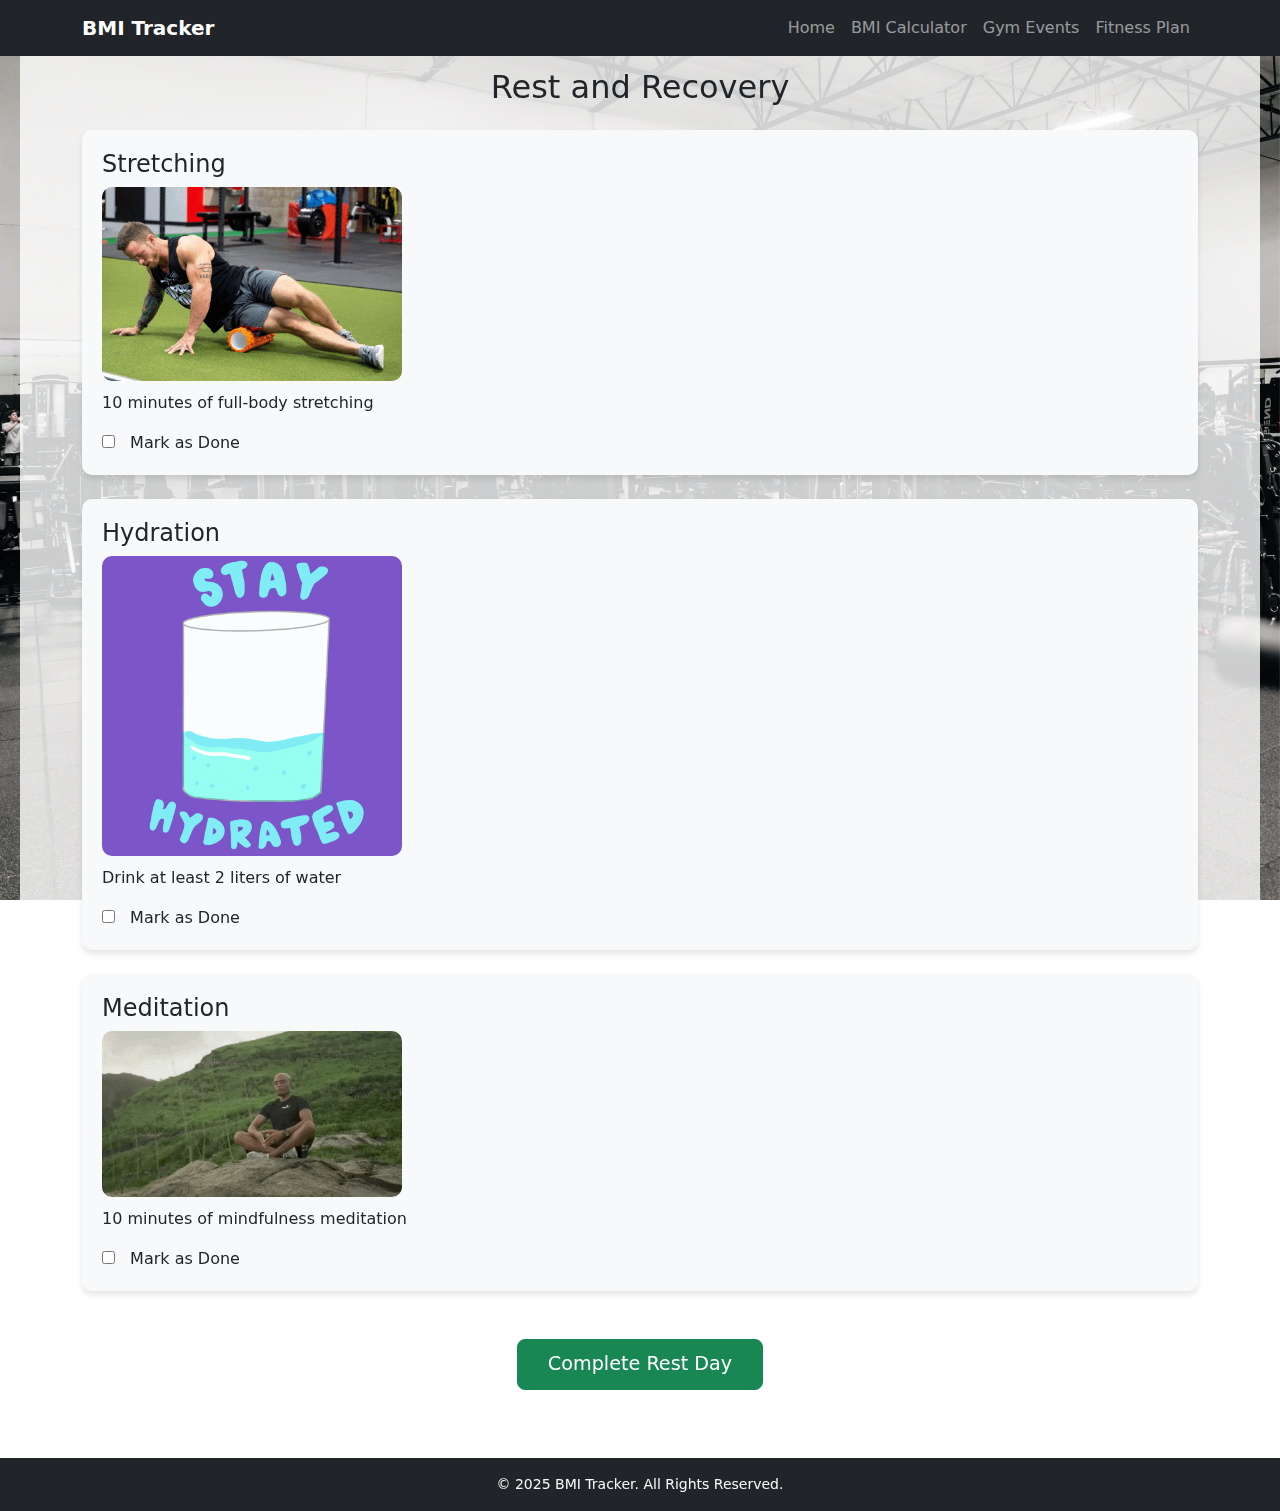
<file: Rest-day.html>
<!DOCTYPE html>
<html lang="en">
<head>
    <meta charset="UTF-8">
    <meta name="viewport" content="width=device-width, initial-scale=1.0">
    <title>Rest Day | BMI Tracker</title>
    <link rel="stylesheet" href="style.css">
    <link rel="stylesheet" href="https://cdn.jsdelivr.net/npm/bootstrap@5.3.0/dist/css/bootstrap.min.css">
</head>
<body>

    <!-- Parallax Background -->
    <div class="parallax-bg"></div>

    <!-- Navbar -->
    <nav class="navbar navbar-expand-lg navbar-dark bg-dark fixed-top">
        <div class="container">
            <a class="navbar-brand" href="index.html">BMI Tracker</a>
            <button class="navbar-toggler" type="button" data-bs-toggle="collapse" data-bs-target="#navbarNav">
                <span class="navbar-toggler-icon"></span>
            </button>
            <div class="collapse navbar-collapse" id="navbarNav">
                <ul class="navbar-nav ms-auto">
                    <li class="nav-item"><a class="nav-link" href="index.html">Home</a></li>
                    <li class="nav-item"><a class="nav-link" href="bmi.html">BMI Calculator</a></li>
                    <li class="nav-item"><a class="nav-link" href="gym.html">Gym Events</a></li>
                    <li class="nav-item"><a class="nav-link" href="fitness.html">Fitness Plan</a></li>
                </ul>
            </div>
        </div>
    </nav>

    <!-- Workout Details Section -->
    <section class="workout-details py-5">
        <div class="container">
            <h2 class="text-center mb-4">Rest and Recovery</h2>
            <div class="workout-list">
                <!-- Activity 1 -->
                <div class="workout-item mb-4">
                    <h4>Stretching</h4>
                    <img src="stretching.gif" alt="Stretching GIF" class="workout-gif">
                    <p>10 minutes of full-body stretching</p>
                    <label>
                        <input type="checkbox" class="workout-checkbox"> Mark as Done
                    </label>
                </div>
                <!-- Activity 2 -->
                <div class="workout-item mb-4">
                    <h4>Hydration</h4>
                    <img src="hydration.gif" alt="Hydration GIF" class="workout-gif">
                    <p>Drink at least 2 liters of water</p>
                    <label>
                        <input type="checkbox" class="workout-checkbox"> Mark as Done
                    </label>
                </div>
                <!-- Activity 3 -->
                <div class="workout-item mb-4">
                    <h4>Meditation</h4>
                    <img src="meditation.gif" alt="Meditation GIF" class="workout-gif">
                    <p>10 minutes of mindfulness meditation</p>
                    <label>
                        <input type="checkbox" class="workout-checkbox"> Mark as Done
                    </label>
                </div>
            </div>

            <!-- Complete Workout Button -->
            <div class="text-center mt-5">
                <button id="completeWorkout" class="btn btn-success btn-lg">Complete Rest Day</button>
            </div>
        </div>
    </section>

    <!-- Footer -->
    <footer class="bg-dark text-center text-light py-3">
        <p>&copy; 2025 BMI Tracker. All Rights Reserved.</p>
    </footer>

    <script src="https://cdn.jsdelivr.net/npm/bootstrap@5.3.0/dist/js/bootstrap.bundle.min.js"></script>
    <script>
        // JavaScript to handle the "Complete Workout" button
        document.getElementById('completeWorkout').addEventListener('click', () => {
            const checkboxes = document.querySelectorAll('.workout-checkbox');
            let allChecked = true;
            checkboxes.forEach(checkbox => {
                if (!checkbox.checked) {
                    allChecked = false;
                }
            });

            if (allChecked) {
                alert('Great job! Rest day completed.');
                window.location.href = 'gym.html'; // Redirect to gym.html
            } else {
                alert('Please complete all activities before marking as done.');
            }
        });

        // Parallax Effect
        const parallaxBg = document.querySelector('.parallax-bg');
        window.addEventListener('scroll', () => {
            const scrollY = window.scrollY;
            parallaxBg.style.transform = `translateY(${scrollY * 0.5}px)`; // Adjust the multiplier for speed
        });
    </script>
</body>
</html>
</file>
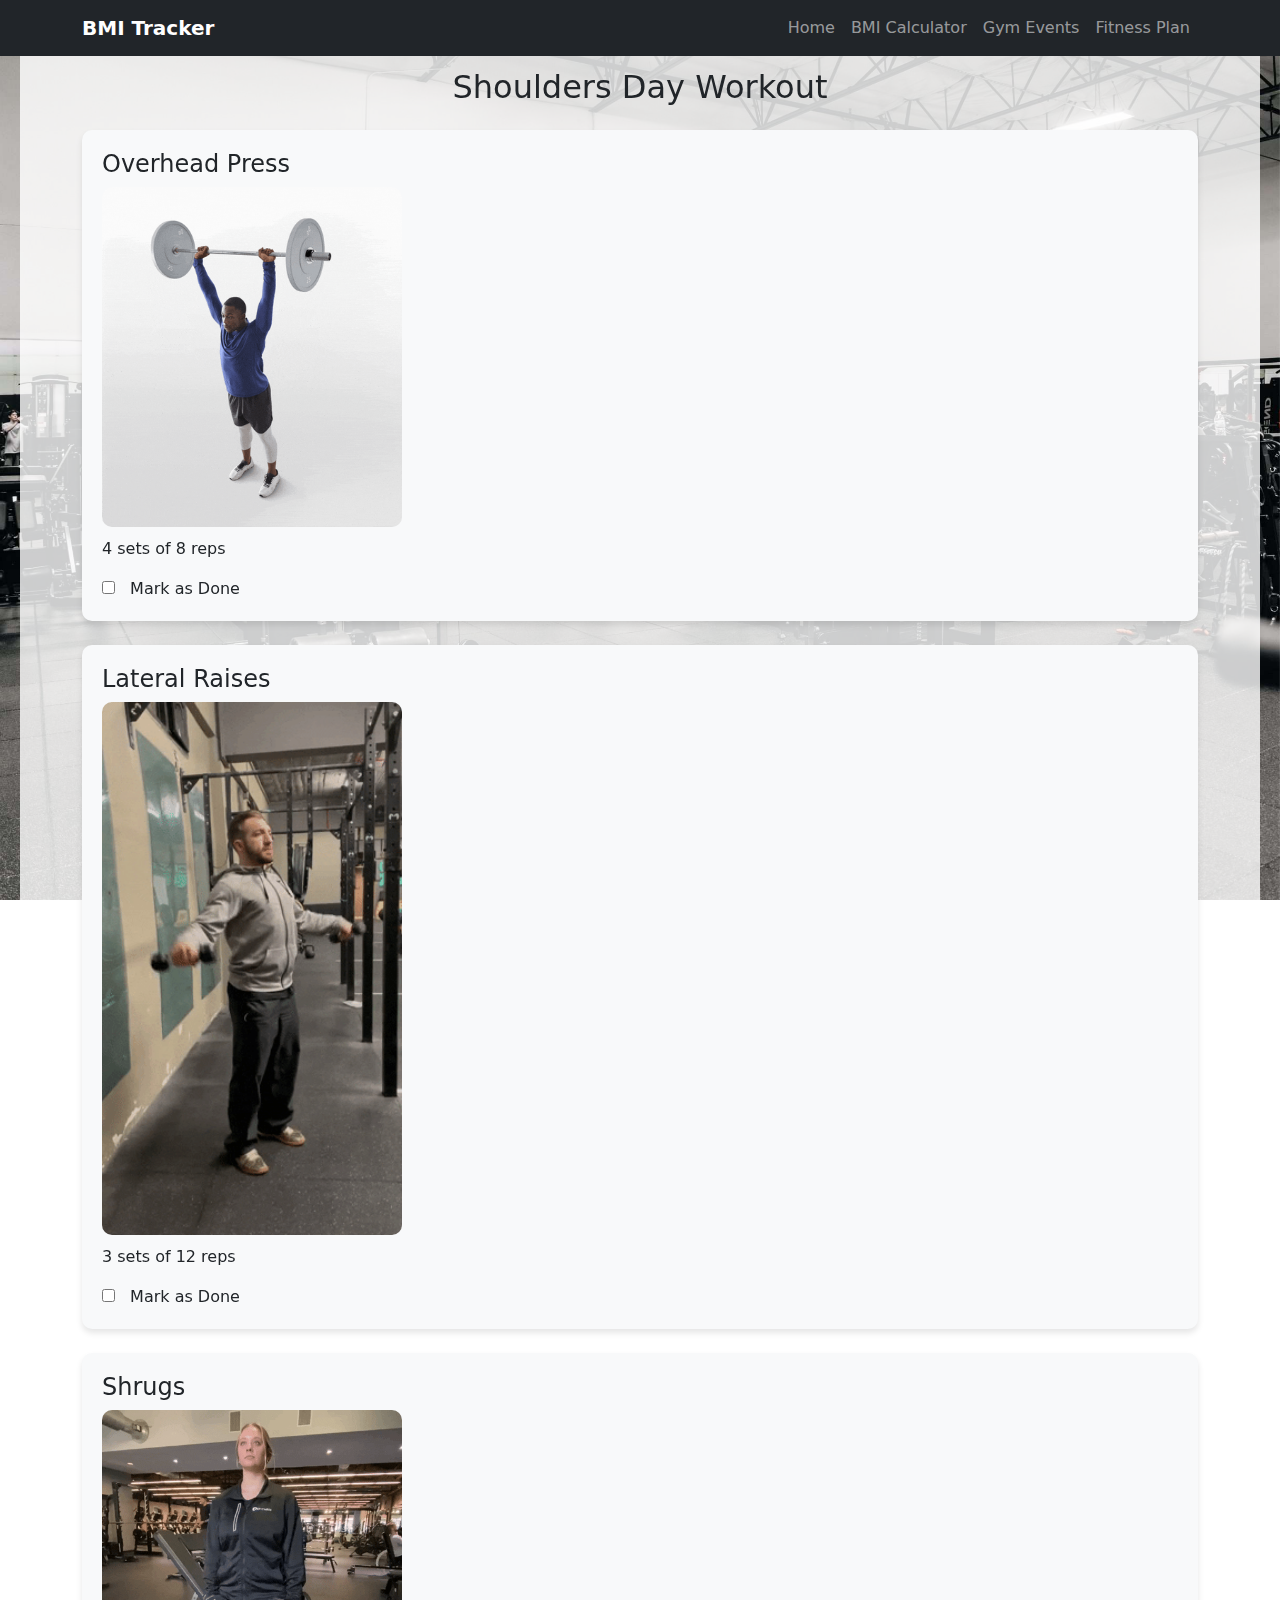
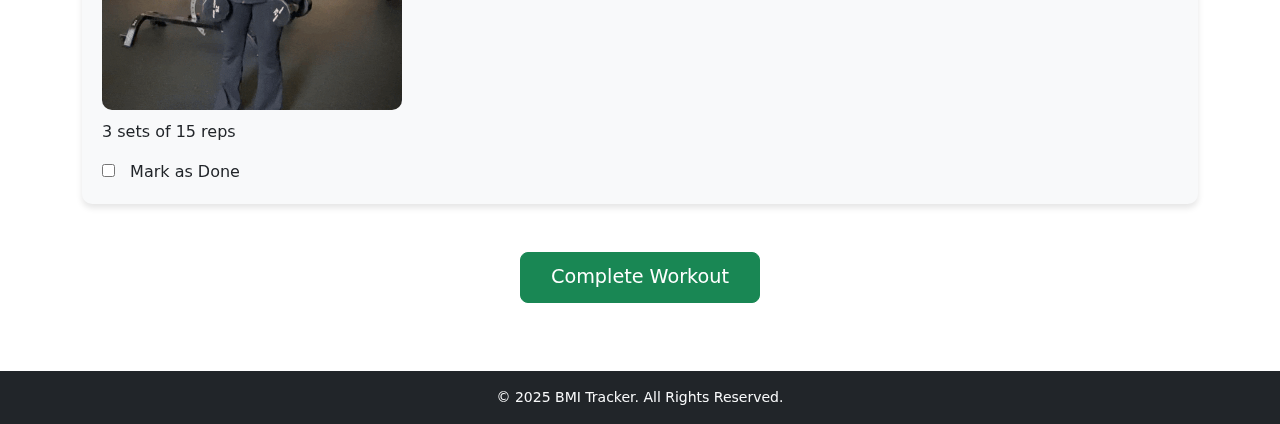
<file: shoulders-day.html>
<!DOCTYPE html>
<html lang="en">
<head>
    <meta charset="UTF-8">
    <meta name="viewport" content="width=device-width, initial-scale=1.0">
    <title>Shoulders Day Workout | BMI Tracker</title>
    <link rel="stylesheet" href="style.css">
    <link rel="stylesheet" href="https://cdn.jsdelivr.net/npm/bootstrap@5.3.0/dist/css/bootstrap.min.css">
</head>
<body>

    <!-- Parallax Background -->
    <div class="parallax-bg"></div>

    <!-- Navbar -->
    <nav class="navbar navbar-expand-lg navbar-dark bg-dark fixed-top">
        <div class="container">
            <a class="navbar-brand" href="index.html">BMI Tracker</a>
            <button class="navbar-toggler" type="button" data-bs-toggle="collapse" data-bs-target="#navbarNav">
                <span class="navbar-toggler-icon"></span>
            </button>
            <div class="collapse navbar-collapse" id="navbarNav">
                <ul class="navbar-nav ms-auto">
                    <li class="nav-item"><a class="nav-link" href="index.html">Home</a></li>
                    <li class="nav-item"><a class="nav-link" href="bmi.html">BMI Calculator</a></li>
                    <li class="nav-item"><a class="nav-link" href="gym.html">Gym Events</a></li>
                    <li class="nav-item"><a class="nav-link" href="fitness.html">Fitness Plan</a></li>
                </ul>
            </div>
        </div>
    </nav>

    <!-- Workout Details Section -->
    <section class="workout-details py-5">
        <div class="container">
            <h2 class="text-center mb-4">Shoulders Day Workout</h2>
            <div class="workout-list">
                <!-- Workout 1 -->
                <div class="workout-item mb-4">
                    <h4>Overhead Press</h4>
                    <img src="overhead-press.gif" alt="Overhead Press GIF" class="workout-gif">
                    <p>4 sets of 8 reps</p>
                    <label>
                        <input type="checkbox" class="workout-checkbox"> Mark as Done
                    </label>
                </div>
                <!-- Workout 2 -->
                <div class="workout-item mb-4">
                    <h4>Lateral Raises</h4>
                    <img src="lateral-raises.gif" alt="Lateral Raises GIF" class="workout-gif">
                    <p>3 sets of 12 reps</p>
                    <label>
                        <input type="checkbox" class="workout-checkbox"> Mark as Done
                    </label>
                </div>
                <!-- Workout 3 -->
                <div class="workout-item mb-4">
                    <h4>Shrugs</h4>
                    <img src="shrugs.gif" alt="Shrugs GIF" class="workout-gif">
                    <p>3 sets of 15 reps</p>
                    <label>
                        <input type="checkbox" class="workout-checkbox"> Mark as Done
                    </label>
                </div>
            </div>

            <!-- Complete Workout Button -->
            <div class="text-center mt-5">
                <button id="completeWorkout" class="btn btn-success btn-lg">Complete Workout</button>
            </div>
        </div>
    </section>

    <!-- Footer -->
    <footer class="bg-dark text-center text-light py-3">
        <p>&copy; 2025 BMI Tracker. All Rights Reserved.</p>
    </footer>

    <script src="https://cdn.jsdelivr.net/npm/bootstrap@5.3.0/dist/js/bootstrap.bundle.min.js"></script>
    <script>
        // JavaScript to handle the "Complete Workout" button
        document.getElementById('completeWorkout').addEventListener('click', () => {
            const checkboxes = document.querySelectorAll('.workout-checkbox');
            let allChecked = true;
            checkboxes.forEach(checkbox => {
                if (!checkbox.checked) {
                    allChecked = false;
                }
            });

            if (allChecked) {
                alert('Great job! Workout completed.');
                window.location.href = 'gym.html'; // Redirect to gym.html
            } else {
                alert('Please complete all workouts before marking as done.');
            }
        });

        // Parallax Effect
        const parallaxBg = document.querySelector('.parallax-bg');
        window.addEventListener('scroll', () => {
            const scrollY = window.scrollY;
            parallaxBg.style.transform = `translateY(${scrollY * 0.5}px)`; // Adjust the multiplier for speed
        });
    </script>
</body>
</html>
</file>
<file: style.css>
/* Global Styles */
body {
    margin: 0;
    font-family: 'Poppins', sans-serif;
    overflow-x: hidden;
}

h1, h2, h3, h4 {
    color: #ffffff;
}

/* Navbar */
.navbar {
    padding: 20px;
}

.navbar-brand {
    font-weight: 600;
}

/* Hero Section */
.hero {
    position: relative;
    background: url('https://th.bing.com/th/id/OIP.p22w260ciZDDY9nLC7tLFwHaEK?rs=1&pid=ImgDetMain') no-repeat center center/cover;
    padding: 100px 0;
    color: white;
}

/* Add a dark overlay behind the text */
.hero::before {
    content: '';
    position: absolute;
    top: 0;
    left: 0;
    right: 0;
    bottom: 0;
    background: rgba(0, 0, 0, 0.4);  /* Adjust opacity (0.4) for more or less darkness */
    z-index: -1;  /* Ensure overlay is behind the text */
}

/* Hero Section Text Styling */
.hero h1 {
    font-size: 50px;
    font-weight: 600;
    animation: fadeIn 1.5s ease-in-out;
}

.hero p {
    font-size: 22px;
    margin-top: 15px;
    animation: slideUp 1.5s ease-in-out;
}

.hero .btn {
    font-size: 18px;
    padding: 12px 40px;
    border-radius: 50px;
    box-shadow: 0 10px 30px rgba(0, 0, 0, 0.1);
    transition: all 0.3s ease-in-out;
}

.hero .btn:hover {
    transform: translateY(-5px);
    box-shadow: 0 15px 40px rgba(0, 0, 0, 0.2);
}

/* Features Section */
.features {
    background-color: #ffffff;
    padding: 60px 0;
}

.feature-box {
    background: #f9f9f9;
    padding: 30px;
    border-radius: 10px;
    box-shadow: 0 5px 15px rgba(0, 0, 0, 0.1);
    transition: transform 0.3s ease-in-out;
}

.feature-box:hover {
    transform: translateY(-10px);
}

.feature-box i {
    font-size: 40px;
    color: #3498db;
}

.feature-box h4 {
    font-weight: 600;
    font-size: 22px;
    margin-top: 20px;
}

.feature-box p {
    font-size: 16px;
    margin-top: 10px;
}

/* Animation Keyframes */
@keyframes fadeIn {
    from {
        opacity: 0;
        transform: translateY(-20px);
    }
    to {
        opacity: 1;
        transform: translateY(0);
    }
}

@keyframes slideUp {
    from {
        opacity: 0;
        transform: translateY(20px);
    }
    to {
        opacity: 1;
        transform: translateY(0);
    }
}


/* Features Section */
.features {
    padding: 60px 0;
    background-color: white;
    text-align: center;
}

.feature-box {
    padding: 20px;
    background: #ffffff;
    box-shadow: 0px 5px 15px rgba(0, 0, 0, 0.1);
    transition: 0.3s;
}

.feature-box:hover {
    transform: translateY(-10px);
}

/* Animations */
@keyframes fadeIn {
    from { opacity: 0; }
    to { opacity: 1; }
}

@keyframes slideUp {
    from { transform: translateY(50px); opacity: 0; }
    to { transform: translateY(0); opacity: 1; }
}

/* BMI Calculator Section */
.bmi-calculator {
    padding: 80px 0;
    text-align: center;
    background: linear-gradient(to right, #2c3e50, #4ca1af);
    color: white;
}

.bmi-calculator h2 {
    font-size: 40px;
    margin-bottom: 10px;
    animation: fadeIn 1.5s ease-in-out;
}

.bmi-box {
    background: rgba(255, 255, 255, 0.1);
    padding: 30px;
    border-radius: 10px;
    box-shadow: 0px 5px 15px rgba(0, 0, 0, 0.3);
    max-width: 500px;
    margin: 20px auto;
    transition: 0.3s;
}

.bmi-box:hover {
    transform: translateY(-5px);
}

.bmi-box label {
    font-size: 18px;
}

.bmi-box input {
    text-align: center;
    font-size: 18px;
}

.bmi-box .btn {
    width: 100%;
    font-size: 20px;
    font-weight: bold;
    transition: 0.3s;
}

.bmi-box .btn:hover {
    transform: scale(1.05);
}

.bmi-result {
    font-size: 22px;
    font-weight: bold;
    color: #fff;
    animation: slideUp 1s ease-in-out;
}

.fitness-advice {
    font-size: 18px;
    background: rgba(0, 0, 0, 0.2);
    padding: 15px;
    border-radius: 5px;
    animation: fadeIn 1.5s ease-in-out;
}

/* Animations */
@keyframes fadeIn {
    from { opacity: 0; }
    to { opacity: 1; }
}

@keyframes slideUp {
    from { transform: translateY(50px); opacity: 0; }
    to { transform: translateY(0); opacity: 1; }
}

/* Gym Events Section */
.events {
    background-color: #f4f4f4;
    padding: 60px 0;
}

.event-box {
    background: #ffffff;
    padding: 30px;
    margin: 15px 0;
    border-radius: 10px;
    box-shadow: 0 5px 15px rgba(0, 0, 0, 0.1);
    transition: transform 0.3s ease-in-out;
    width: 100%; /* Ensures the image takes the full width of the box */
    height: auto; /* Maintains aspect ratio */
    display: block; /* Removes extra spacing below the image */
    object-fit: cover;
}

.event-box:hover {
    transform: translateY(-10px);
}

.event-box h4 {
    font-weight: 600;
    font-size: 22px;
    margin-bottom: 10px;
}

.event-box p {
    font-size: 16px;
}

.event-box img {
    width: 100%; /* Makes the image take up the full width */
    height: auto; /* Maintains aspect ratio */
    border-radius: 8px; /* Matches the box's rounded corners */
    display: block; /* Prevents unwanted spacing */
    object-fit: cover; /* Ensures proper filling of the box */
}

/* Responsive Styles */
@media (max-width: 768px) {
    .event-box {
        margin-bottom: 20px;
    }
}

/* Fitness Plan Section */
.fitness-plan {
    padding: 80px 0;
    background: linear-gradient(to right, #141e30, #243b55);
    color: white;
    text-align: center;
}

.fitness-plan h2 {
    font-size: 40px;
    margin-bottom: 10px;
    animation: fadeIn 1.5s ease-in-out;
}

/* BMI Input Box */
.bmi-input-box {
    max-width: 400px;
    margin: 20px auto;
    padding: 20px;
    background: rgba(255, 255, 255, 0.1);
    border-radius: 10px;
    box-shadow: 0px 5px 15px rgba(0, 0, 0, 0.3);
}

.bmi-input {
    font-size: 18px;
    text-align: center;
    padding: 10px;
    border: 2px solid white;
    border-radius: 5px;
    background: rgba(255, 255, 255, 0.1);
    color: white;
}

.bmi-input::placeholder {
    color: rgba(255, 255, 255, 0.7);
}

/* Plan Result Box */
.plan-result {
    font-size: 18px;
    background: rgba(255, 255, 255, 0.2);
    padding: 20px;
    border-radius: 10px;
    margin-top: 20px;
    display: none; /* Initially hidden */
    animation: fadeIn 1s ease-in-out;
}

/* Button Hover Effect */
.btn-primary {
    font-size: 18px;
    padding: 10px 20px;
    transition: all 0.3s ease-in-out;
}

.btn-primary:hover {
    background-color: #ff9800;
    transform: scale(1.05);
}

/* Fade-in Animation */
@keyframes fadeIn {
    from {
        opacity: 0;
        transform: translateY(-10px);
    }
    to {
        opacity: 1;
        transform: translateY(0);
    }
}

/* Body styling to push footer to the bottom */
html, body {
    height: 100%;
    margin: 0;
    display: flex;
    flex-direction: column;
}

footer {
    margin-top: auto; /* Push the footer to the bottom */
    background-color: #333;
    color: white;
    text-align: center;
    padding: 20px 0;
}

footer p {
    margin: 0;
    font-size: 14px;
}

/* Workout Details Section */
.workout-details {
    position: relative;
    z-index: 1; /* Ensure content is above the background */
    padding-top: 80px; /* Adjust for fixed navbar */
    background: rgba(255, 255, 255, 0.8); /* Semi-transparent white background for readability */
    border-radius: 10px;
    margin: 20px;
    padding: 20px;
}

.workout-item {
    background: #f8f9fa;
    padding: 20px;
    border-radius: 10px;
    box-shadow: 0 4px 6px rgba(0, 0, 0, 0.1);
}

.workout-gif {
    width: 100%;
    max-width: 300px;
    border-radius: 10px;
    margin-bottom: 10px;
}

.workout-checkbox {
    margin-right: 10px;
}

#completeWorkout {
    font-size: 1.2rem;
    padding: 10px 30px;
}

.parallax-bg {
    position: fixed;
    top: 0;
    left: 0;
    width: 100%;
    height: 100%;
    background-image: url('workout-bg.jpg'); /* Replace with your image */
    background-size: cover;
    background-position: center;
    z-index: -1; /* Place it behind the content */
    transform: translateZ(0); /* Optimize for performance */
}
</file>
